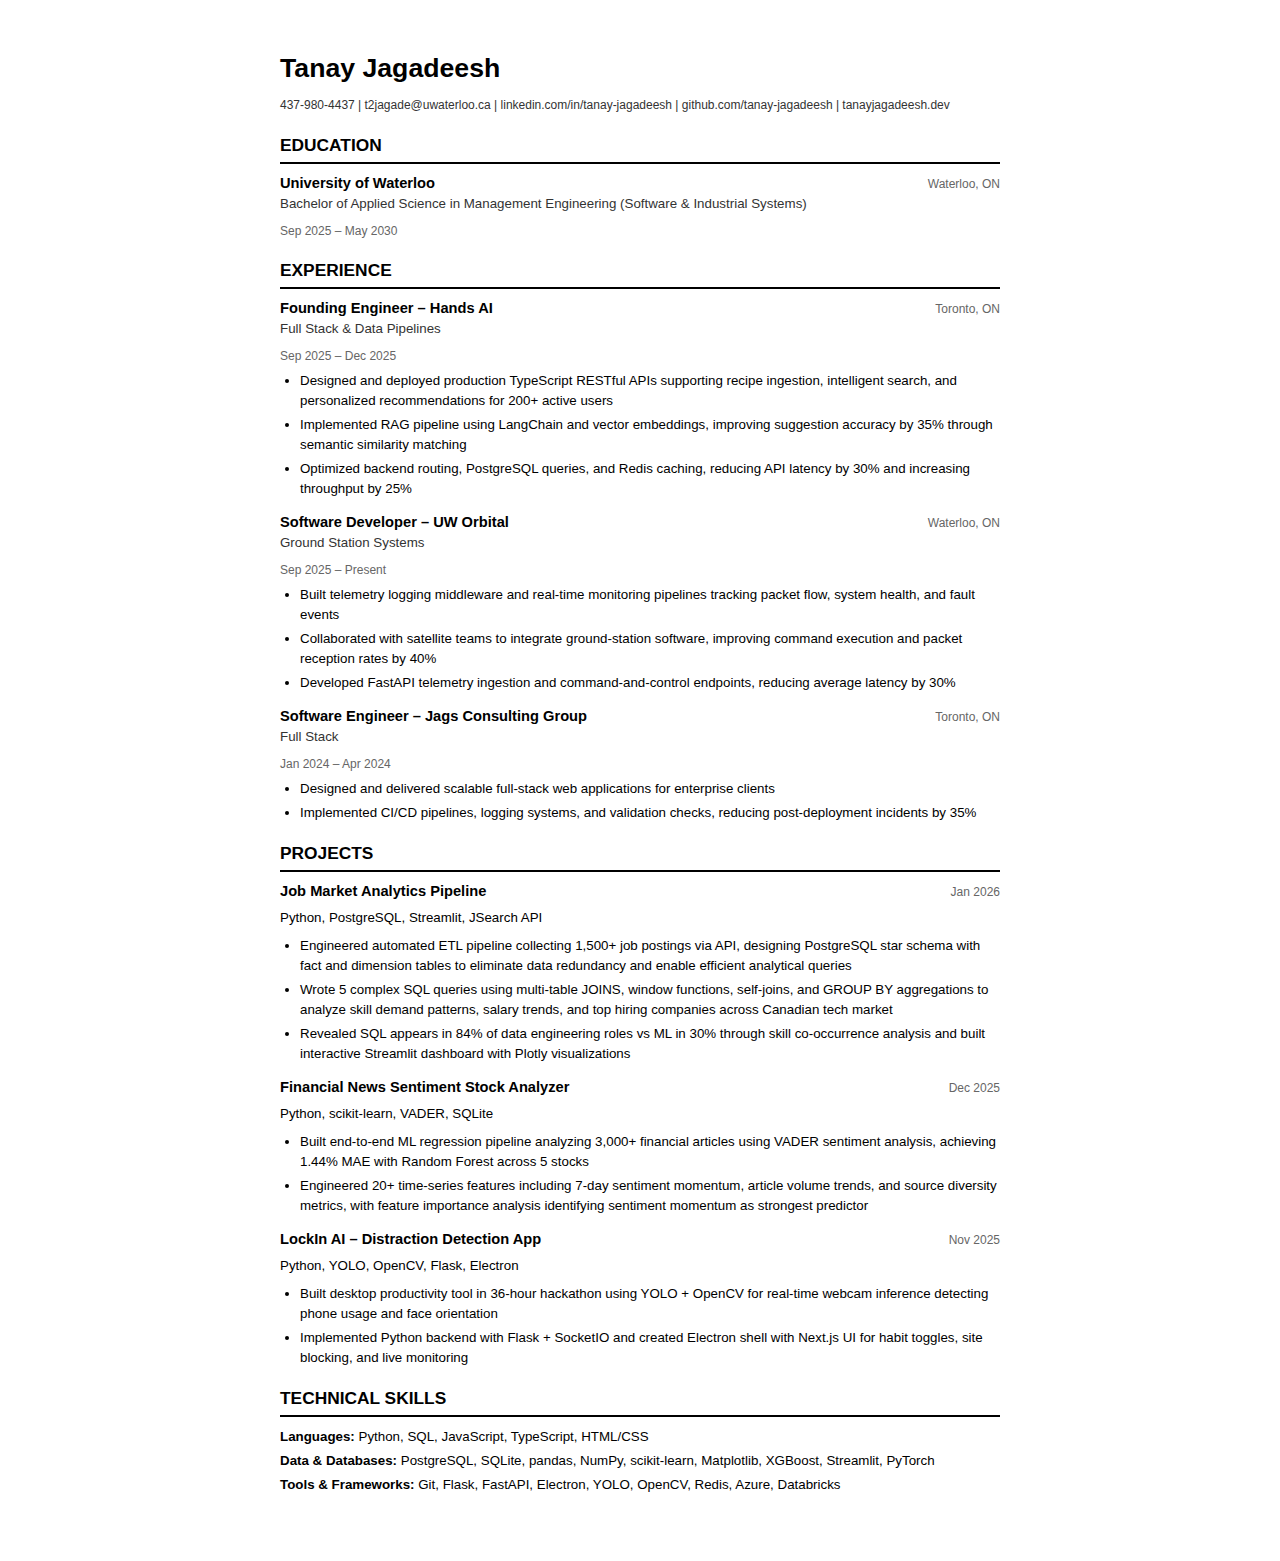
<file: Tanay Jagadeesh Resume.html>
<!DOCTYPE html>
<html lang="en">
<head>
    <meta charset="UTF-8">
    <meta name="viewport" content="width=device-width, initial-scale=1.0">
    <title>Tanay Jagadeesh Resume</title>
    <style>
        * {
            margin: 0;
            padding: 0;
            box-sizing: border-box;
        }
        body {
            font-family: -apple-system, BlinkMacSystemFont, 'Segoe UI', 'Helvetica Neue', Arial, sans-serif;
            font-size: 11pt;
            line-height: 1.5;
            color: #000;
            max-width: 8.5in;
            margin: 0 auto;
            padding: 0.5in;
            background: #fff;
        }
        h1 {
            font-size: 20pt;
            font-weight: 600;
            margin-bottom: 8px;
            color: #000;
        }
        .contact-info {
            font-size: 9pt;
            color: #333;
            margin-bottom: 16px;
            line-height: 1.6;
        }
        h2 {
            font-size: 13pt;
            font-weight: 600;
            margin-top: 18px;
            margin-bottom: 8px;
            color: #000;
            border-bottom: 1.5pt solid #000;
            padding-bottom: 3px;
        }
        .section {
            margin-bottom: 16px;
        }
        .experience-item, .project-item {
            margin-bottom: 12px;
        }
        .header-line {
            display: flex;
            justify-content: space-between;
            align-items: baseline;
            margin-bottom: 4px;
        }
        .company, .university, .project-title {
            font-weight: 600;
            font-size: 11pt;
            color: #000;
        }
        .location, .date {
            font-size: 9pt;
            color: #666;
        }
        .role, .degree {
            font-size: 10pt;
            color: #333;
            margin-bottom: 4px;
        }
        ul {
            margin-left: 20px;
            margin-top: 6px;
            margin-bottom: 6px;
        }
        li {
            margin-bottom: 4px;
            font-size: 10pt;
            line-height: 1.5;
        }
        .skills-list {
            font-size: 10pt;
            line-height: 1.8;
        }
        @media print {
            body {
                padding: 0.25in;
            }
            .page-break {
                page-break-before: always;
            }
        }
    </style>
</head>
<body>
    <h1>Tanay Jagadeesh</h1>
    <div class="contact-info">
        437-980-4437 | t2jagade@uwaterloo.ca | linkedin.com/in/tanay-jagadeesh | github.com/tanay-jagadeesh | tanayjagadeesh.dev
    </div>

    <div class="section">
        <h2>EDUCATION</h2>
        <div class="experience-item">
            <div class="header-line">
                <div>
                    <div class="university">University of Waterloo</div>
                    <div class="role">Bachelor of Applied Science in Management Engineering (Software & Industrial Systems)</div>
                </div>
                <div class="location">Waterloo, ON</div>
            </div>
            <div class="date">Sep 2025 – May 2030</div>
        </div>
    </div>

    <div class="section">
        <h2>EXPERIENCE</h2>
        <div class="experience-item">
            <div class="header-line">
                <div>
                    <div class="company">Founding Engineer – Hands AI</div>
                    <div class="role">Full Stack & Data Pipelines</div>
                </div>
                <div class="location">Toronto, ON</div>
            </div>
            <div class="date">Sep 2025 – Dec 2025</div>
            <ul>
                <li>Designed and deployed production TypeScript RESTful APIs supporting recipe ingestion, intelligent search, and personalized recommendations for 200+ active users</li>
                <li>Implemented RAG pipeline using LangChain and vector embeddings, improving suggestion accuracy by 35% through semantic similarity matching</li>
                <li>Optimized backend routing, PostgreSQL queries, and Redis caching, reducing API latency by 30% and increasing throughput by 25%</li>
            </ul>
        </div>

        <div class="experience-item">
            <div class="header-line">
                <div>
                    <div class="company">Software Developer – UW Orbital</div>
                    <div class="role">Ground Station Systems</div>
                </div>
                <div class="location">Waterloo, ON</div>
            </div>
            <div class="date">Sep 2025 – Present</div>
            <ul>
                <li>Built telemetry logging middleware and real-time monitoring pipelines tracking packet flow, system health, and fault events</li>
                <li>Collaborated with satellite teams to integrate ground-station software, improving command execution and packet reception rates by 40%</li>
                <li>Developed FastAPI telemetry ingestion and command-and-control endpoints, reducing average latency by 30%</li>
            </ul>
        </div>

        <div class="experience-item">
            <div class="header-line">
                <div>
                    <div class="company">Software Engineer – Jags Consulting Group</div>
                    <div class="role">Full Stack</div>
                </div>
                <div class="location">Toronto, ON</div>
            </div>
            <div class="date">Jan 2024 – Apr 2024</div>
            <ul>
                <li>Designed and delivered scalable full-stack web applications for enterprise clients</li>
                <li>Implemented CI/CD pipelines, logging systems, and validation checks, reducing post-deployment incidents by 35%</li>
            </ul>
        </div>
    </div>

    <div class="section">
        <h2>PROJECTS</h2>
        <div class="project-item">
            <div class="header-line">
                <div class="project-title">Job Market Analytics Pipeline</div>
                <div class="date">Jan 2026</div>
            </div>
            <div class="skills-list" style="margin-top: 4px; margin-bottom: 6px;">Python, PostgreSQL, Streamlit, JSearch API</div>
            <ul>
                <li>Engineered automated ETL pipeline collecting 1,500+ job postings via API, designing PostgreSQL star schema with fact and dimension tables to eliminate data redundancy and enable efficient analytical queries</li>
                <li>Wrote 5 complex SQL queries using multi-table JOINS, window functions, self-joins, and GROUP BY aggregations to analyze skill demand patterns, salary trends, and top hiring companies across Canadian tech market</li>
                <li>Revealed SQL appears in 84% of data engineering roles vs ML in 30% through skill co-occurrence analysis and built interactive Streamlit dashboard with Plotly visualizations</li>
            </ul>
        </div>

        <div class="project-item">
            <div class="header-line">
                <div class="project-title">Financial News Sentiment Stock Analyzer</div>
                <div class="date">Dec 2025</div>
            </div>
            <div class="skills-list" style="margin-top: 4px; margin-bottom: 6px;">Python, scikit-learn, VADER, SQLite</div>
            <ul>
                <li>Built end-to-end ML regression pipeline analyzing 3,000+ financial articles using VADER sentiment analysis, achieving 1.44% MAE with Random Forest across 5 stocks</li>
                <li>Engineered 20+ time-series features including 7-day sentiment momentum, article volume trends, and source diversity metrics, with feature importance analysis identifying sentiment momentum as strongest predictor</li>
            </ul>
        </div>

        <div class="project-item">
            <div class="header-line">
                <div class="project-title">LockIn AI – Distraction Detection App</div>
                <div class="date">Nov 2025</div>
            </div>
            <div class="skills-list" style="margin-top: 4px; margin-bottom: 6px;">Python, YOLO, OpenCV, Flask, Electron</div>
            <ul>
                <li>Built desktop productivity tool in 36-hour hackathon using YOLO + OpenCV for real-time webcam inference detecting phone usage and face orientation</li>
                <li>Implemented Python backend with Flask + SocketIO and created Electron shell with Next.js UI for habit toggles, site blocking, and live monitoring</li>
            </ul>
        </div>
    </div>

    <div class="section">
        <h2>TECHNICAL SKILLS</h2>
        <div class="skills-list">
            <strong>Languages:</strong> Python, SQL, JavaScript, TypeScript, HTML/CSS<br>
            <strong>Data & Databases:</strong> PostgreSQL, SQLite, pandas, NumPy, scikit-learn, Matplotlib, XGBoost, Streamlit, PyTorch<br>
            <strong>Tools & Frameworks:</strong> Git, Flask, FastAPI, Electron, YOLO, OpenCV, Redis, Azure, Databricks
        </div>
    </div>

    <script>
        // Auto-convert to PDF on load (optional - can be removed)
        // Users can also use browser's Print to PDF (Cmd/Ctrl + P)
    </script>
</body>
</html>
</file>
